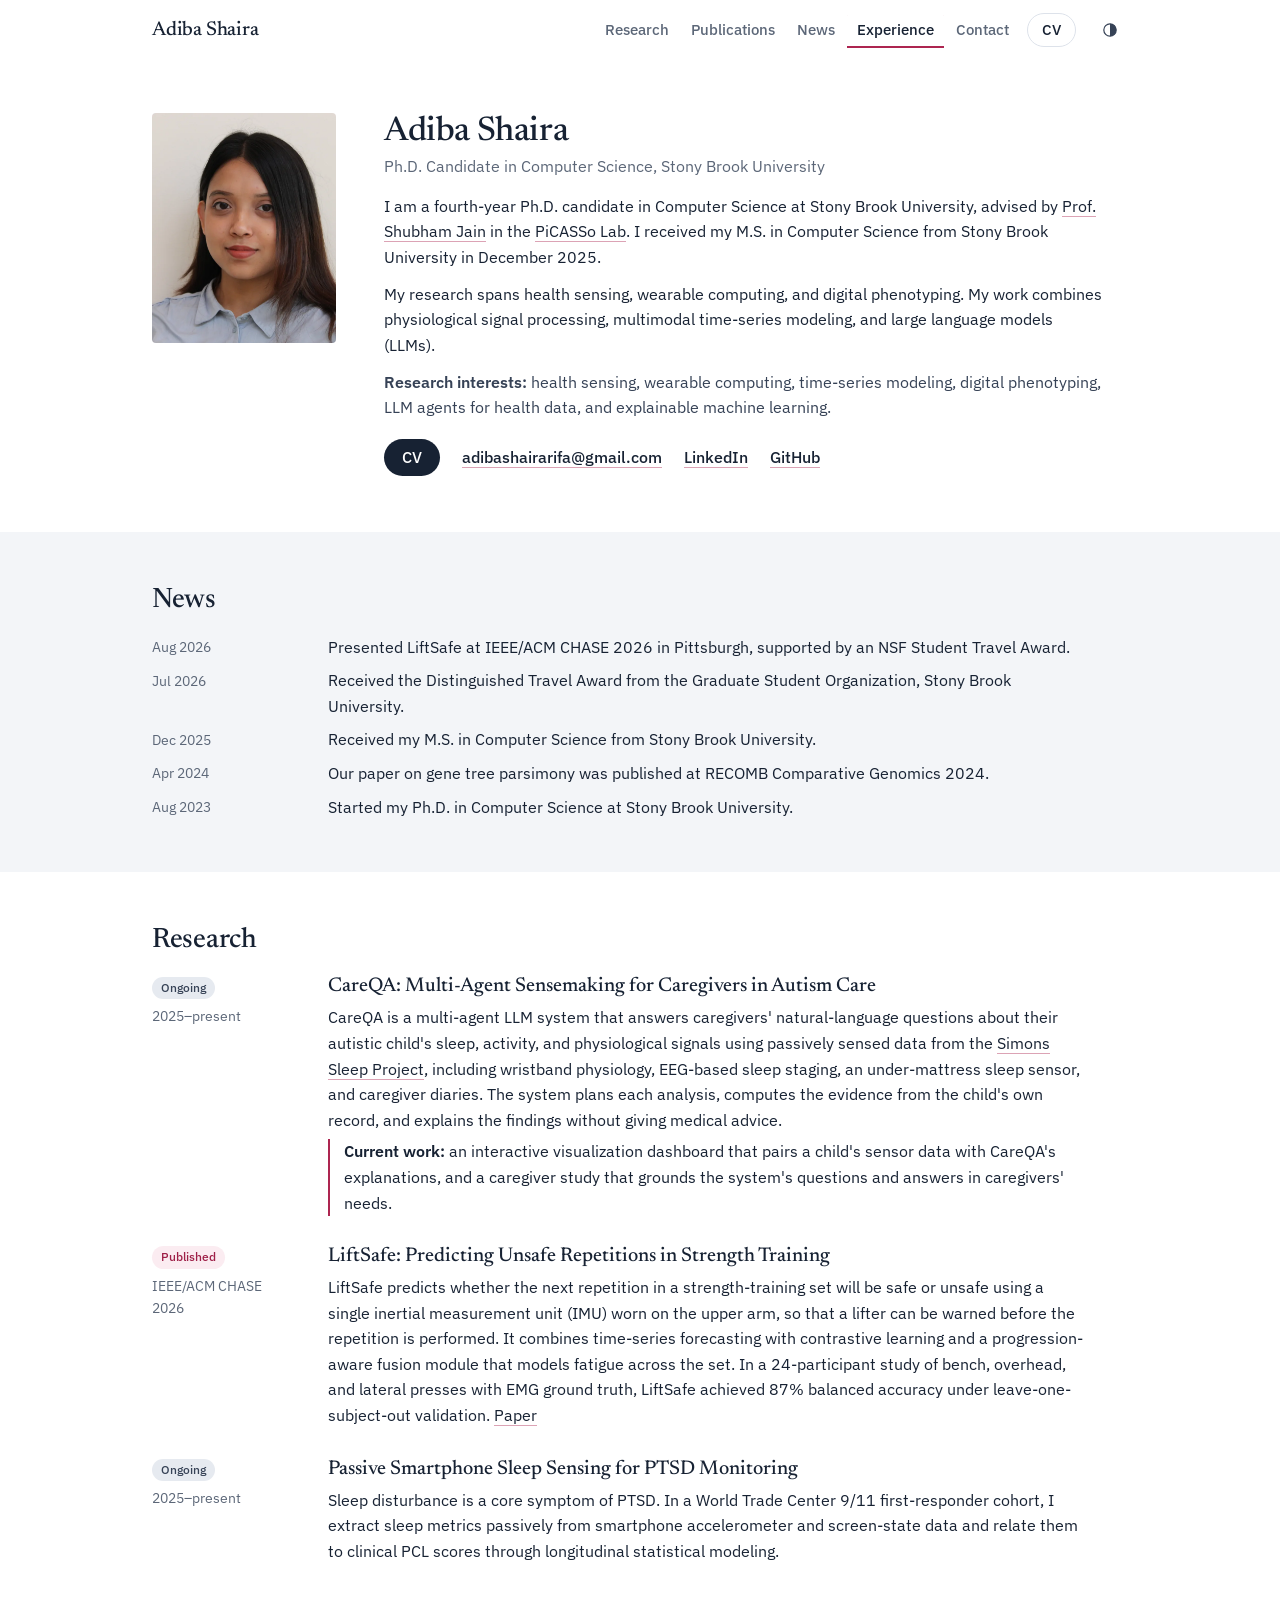
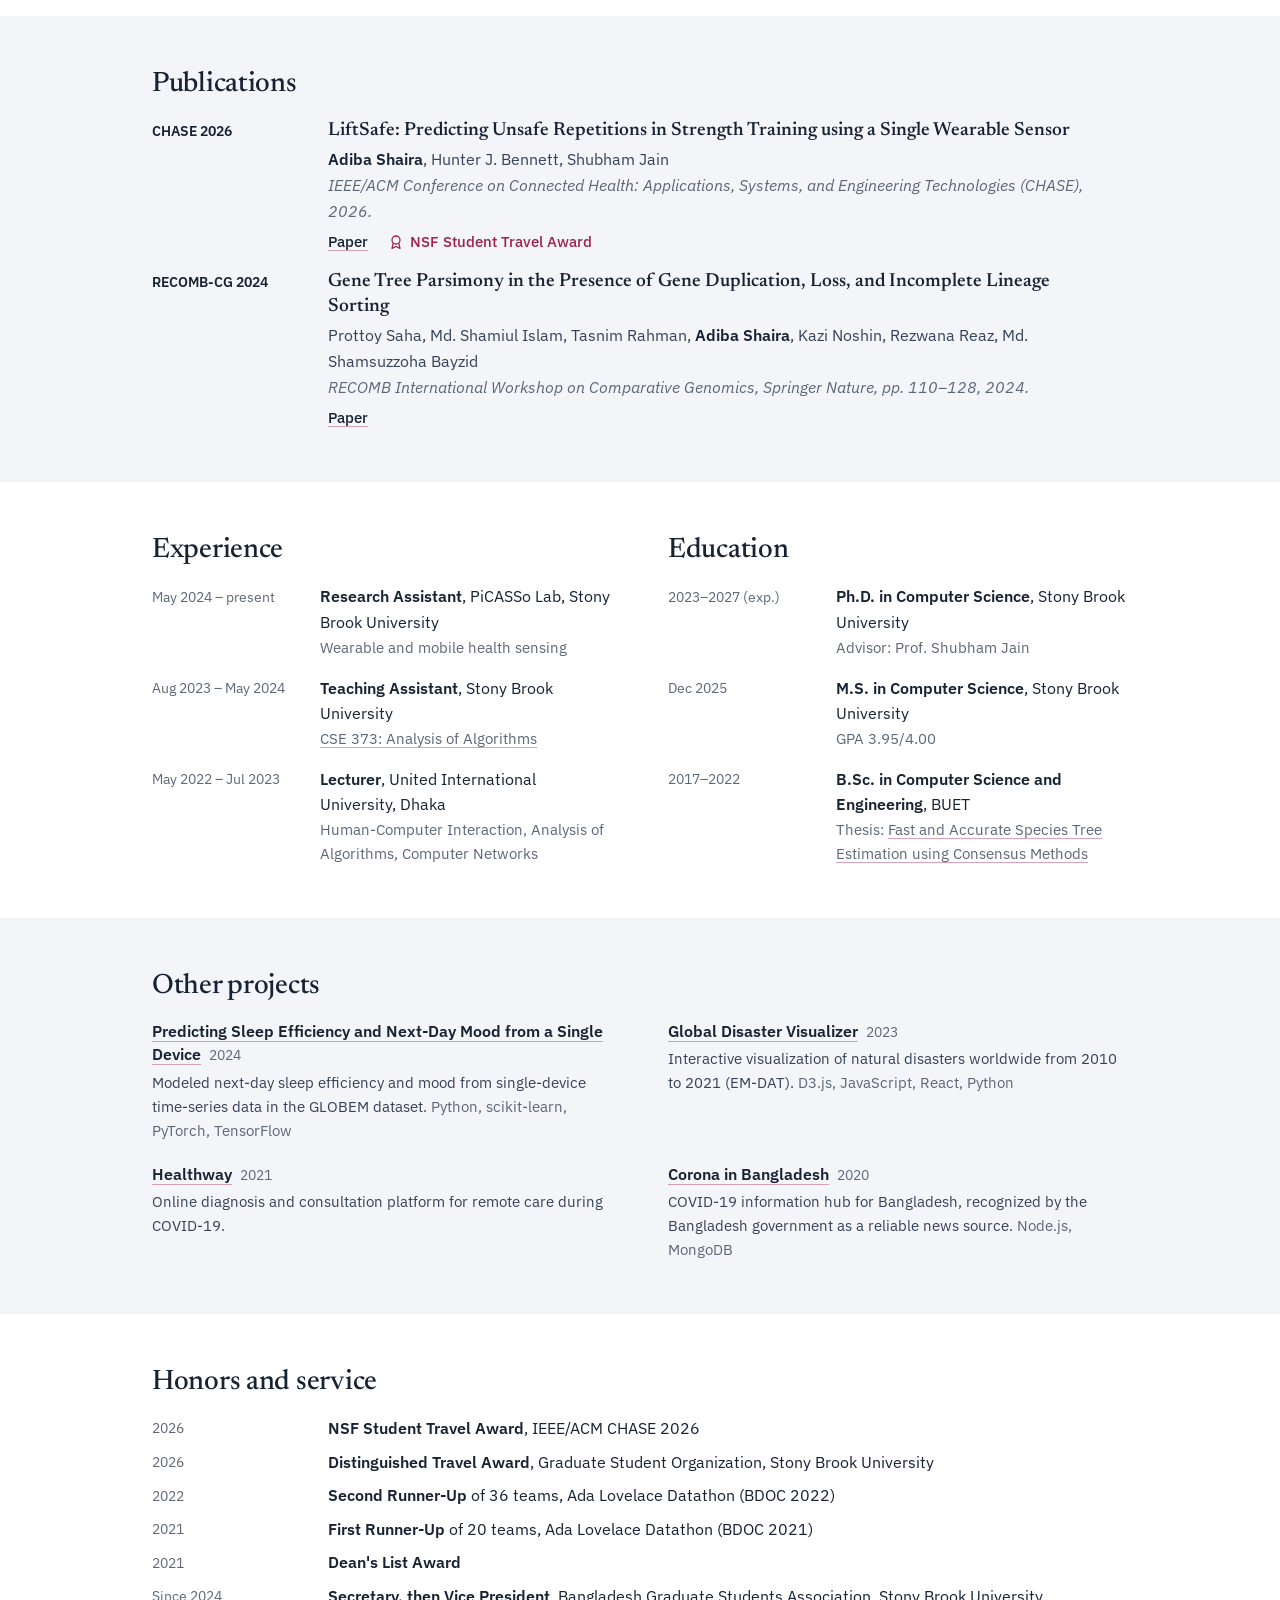
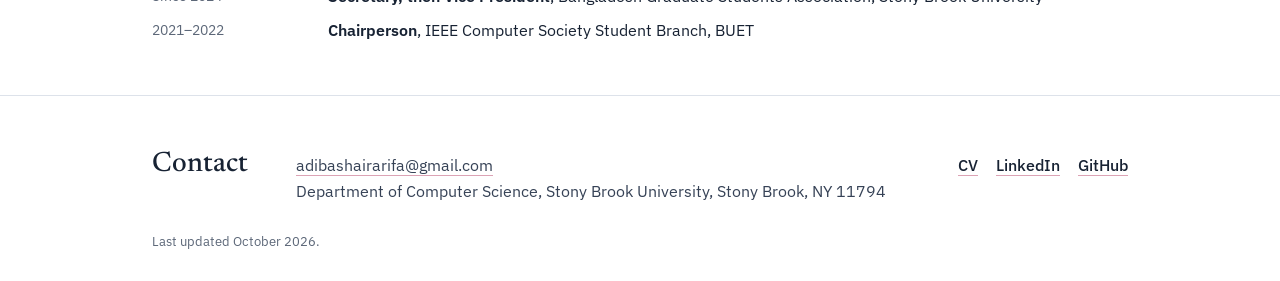
<file: index.html>
<!doctype html>
<html lang="en">
<head>
  <meta charset="utf-8">
  <meta name="viewport" content="width=device-width, initial-scale=1">
  <title>Adiba Shaira | Health Sensing, Stony Brook University</title>
  <meta name="description" content="Adiba Shaira is a Ph.D. candidate in Computer Science at Stony Brook University. She builds wearable and mobile health sensing systems, from predicting unsafe strength-training repetitions (LiftSafe) to LLM-based sensemaking for caregivers in autism care (CareQA).">
  <meta name="author" content="Adiba Shaira">
  <link rel="canonical" href="https://adibashaira.github.io/">
  <meta name="theme-color" content="#ffffff" media="(prefers-color-scheme: light)">
  <meta name="theme-color" content="#0f1520" media="(prefers-color-scheme: dark)">

  <meta property="og:type" content="profile">
  <meta property="og:title" content="Adiba Shaira">
  <meta property="og:description" content="Ph.D. candidate in Computer Science at Stony Brook University working on wearable health sensing, physiological time-series modeling, and LLM-based systems for digital health.">
  <meta property="og:url" content="https://adibashaira.github.io/">
  <meta property="og:image" content="https://adibashaira.github.io/assets/img/og-image.jpg">
  <meta property="og:image:width" content="1200">
  <meta property="og:image:height" content="630">
  <meta property="og:image:alt" content="Adiba Shaira, Ph.D. candidate in Computer Science at Stony Brook University">
  <meta name="twitter:card" content="summary_large_image">

  <link rel="icon" href="assets/img/favicon-32.png" sizes="32x32" type="image/png">
  <link rel="apple-touch-icon" href="assets/img/apple-touch-icon.png">

  <link rel="preload" href="assets/fonts/newsreader-var.woff2" as="font" type="font/woff2" crossorigin>
  <link rel="preload" href="assets/fonts/plex-sans-var.woff2" as="font" type="font/woff2" crossorigin>
  <link rel="stylesheet" href="assets/css/site.css">

  <script>
    (function () {
      var root = document.documentElement;
      root.classList.add('js');
      try {
        var saved = localStorage.getItem('theme');
        if (saved === 'light' || saved === 'dark') root.setAttribute('data-theme', saved);
      } catch (e) {}
    })();
  </script>

  <script type="application/ld+json">
  {
    "@context": "https://schema.org",
    "@type": "Person",
    "name": "Adiba Shaira",
    "url": "https://adibashaira.github.io/",
    "image": "https://adibashaira.github.io/assets/img/adiba-shaira.jpg",
    "jobTitle": "Ph.D. Candidate in Computer Science",
    "affiliation": { "@type": "CollegeOrUniversity", "name": "Stony Brook University" },
    "alumniOf": [
      { "@type": "CollegeOrUniversity", "name": "Stony Brook University" },
      { "@type": "CollegeOrUniversity", "name": "Bangladesh University of Engineering and Technology" }
    ],
    "knowsAbout": ["Health sensing", "Wearable computing", "Time-series machine learning", "Large language models", "Digital phenotyping"],
    "sameAs": ["https://www.linkedin.com/in/adiba-shaira", "https://github.com/AdibaShaira"]
  }
  </script>

  <!-- Google tag (gtag.js) -->
  <script async src="https://www.googletagmanager.com/gtag/js?id=G-D6CZ4WPCNH"></script>
  <script>
    window.dataLayer = window.dataLayer || [];
    function gtag(){dataLayer.push(arguments);}
    gtag('js', new Date());
    gtag('config', 'G-D6CZ4WPCNH');
  </script>
</head>
<body>
  <a class="skip-link" href="#main">Skip to content</a>

  <header class="topbar">
    <div class="container topbar__inner">
      <a class="topbar__name" href="#top">Adiba Shaira</a>
      <nav class="nav" id="site-nav" aria-label="Sections">
        <ul class="nav__list">
          <li><a class="nav__link" href="#research">Research</a></li>
          <li><a class="nav__link" href="#publications">Publications</a></li>
          <li><a class="nav__link" href="#news">News</a></li>
          <li><a class="nav__link" href="#experience">Experience</a></li>
          <li><a class="nav__link" href="#contact">Contact</a></li>
          <li><a class="nav__link nav__link--cv" href="CV.pdf">CV</a></li>
        </ul>
      </nav>
      <div class="topbar__tools">
        <button class="icon-button" type="button" data-theme-toggle aria-label="Switch to dark theme">
          <svg viewBox="0 0 24 24" width="18" height="18" aria-hidden="true" focusable="false">
            <circle cx="12" cy="12" r="8.25" fill="none" stroke="currentColor" stroke-width="1.6"/>
            <path d="M12 3.75a8.25 8.25 0 0 1 0 16.5z" fill="currentColor"/>
          </svg>
        </button>
        <button class="icon-button menu-toggle" type="button" data-menu-toggle aria-expanded="false" aria-controls="site-nav" aria-label="Open section menu">
          <svg viewBox="0 0 24 24" width="20" height="20" aria-hidden="true" focusable="false">
            <path d="M4 7h16M4 12h16M4 17h16" fill="none" stroke="currentColor" stroke-width="1.7" stroke-linecap="round"/>
          </svg>
        </button>
      </div>
    </div>
  </header>

  <main id="main">
    <section class="intro" id="top" aria-labelledby="name">
      <div class="container intro__grid">
        <figure class="intro__photo">
          <picture>
            <source srcset="assets/img/adiba-shaira.webp" type="image/webp">
            <img src="assets/img/adiba-shaira.jpg" width="720" height="900" alt="Portrait of Adiba Shaira" fetchpriority="high">
          </picture>
        </figure>
        <div class="intro__head">
          <h1 class="intro__name" id="name">Adiba Shaira</h1>
          <p class="intro__role">Ph.D. Candidate in Computer Science, Stony Brook University</p>
        </div>
        <div class="intro__bio">
          <p>I am a fourth-year Ph.D. candidate in Computer Science at Stony Brook University, advised by <a href="https://www3.cs.stonybrook.edu/~jain/">Prof. Shubham Jain</a> in the <a href="https://picasso.cs.stonybrook.edu/">PiCASSo Lab</a>. I received my M.S. in Computer Science from Stony Brook University in December 2025.</p>
          <p>My research spans health sensing, wearable computing, and digital phenotyping. My work combines physiological signal processing, multimodal time-series modeling, and large language models (LLMs).</p>
          <p class="intro__interests"><strong>Research interests:</strong> health sensing, wearable computing, time-series modeling, digital phenotyping, LLM agents for health data, and explainable machine learning.</p>
        </div>
        <ul class="intro__links">
          <li><a class="button" href="CV.pdf">CV</a></li>
          <li><a href="mailto:adibashairarifa@gmail.com">adibashairarifa@gmail.com</a></li>
          <li><a href="https://www.linkedin.com/in/adiba-shaira" rel="me">LinkedIn</a></li>
          <li><a href="https://github.com/AdibaShaira" rel="me">GitHub</a></li>
        </ul>
      </div>
    </section>

    <section class="section section--band" id="news" aria-labelledby="news-title">
      <div class="container">
        <h2 class="section-title" id="news-title">News</h2>
        <ul class="rows rows--tight rows--dates">
          <li class="row">
            <p class="row__meta"><time datetime="2026-08">Aug 2026</time></p>
            <p class="row__body">Presented LiftSafe at IEEE/ACM CHASE 2026 in Pittsburgh, supported by an NSF Student Travel Award.</p>
          </li>
          <li class="row">
            <p class="row__meta"><time datetime="2026-07">Jul 2026</time></p>
            <p class="row__body">Received the Distinguished Travel Award from the Graduate Student Organization, Stony Brook University.</p>
          </li>
          <li class="row">
            <p class="row__meta"><time datetime="2025-12">Dec 2025</time></p>
            <p class="row__body">Received my M.S. in Computer Science from Stony Brook University.</p>
          </li>
          <li class="row">
            <p class="row__meta"><time datetime="2024-04">Apr 2024</time></p>
            <p class="row__body">Our paper on gene tree parsimony was published at RECOMB Comparative Genomics 2024.</p>
          </li>
          <li class="row">
            <p class="row__meta"><time datetime="2023-08">Aug 2023</time></p>
            <p class="row__body">Started my Ph.D. in Computer Science at Stony Brook University.</p>
          </li>
        </ul>
      </div>
    </section>

    <section class="section" id="research" aria-labelledby="research-title">
      <div class="container">
        <h2 class="section-title" id="research-title">Research</h2>
        <div class="rows rows--loose">
          <article class="row project" aria-labelledby="careqa-title">
            <div class="row__meta">
              <p><span class="status status--ongoing">Ongoing</span></p>
              <p>2025&ndash;present</p>
            </div>
            <div class="row__body">
              <h3 class="project__title" id="careqa-title">CareQA: Multi-Agent Sensemaking for Caregivers in Autism Care</h3>
              <p>CareQA is a multi-agent LLM system that answers caregivers' natural-language questions about their autistic child's sleep, activity, and physiological signals using passively sensed data from the <a href="https://www.sfari.org/resource/simons-sleep-project/">Simons Sleep Project</a>, including wristband physiology, EEG-based sleep staging, an under-mattress sleep sensor, and caregiver diaries. The system plans each analysis, computes the evidence from the child's own record, and explains the findings without giving medical advice.</p>
              <p class="now"><strong>Current work:</strong> an interactive visualization dashboard that pairs a child's sensor data with CareQA's explanations, and a caregiver study that grounds the system's questions and answers in caregivers' needs.</p>
            </div>
          </article>

          <article class="row project" aria-labelledby="liftsafe-title">
            <div class="row__meta">
              <p><span class="status status--published">Published</span></p>
              <p>IEEE/ACM CHASE 2026</p>
            </div>
            <div class="row__body">
              <h3 class="project__title" id="liftsafe-title">LiftSafe: Predicting Unsafe Repetitions in Strength Training</h3>
              <p>LiftSafe predicts whether the next repetition in a strength-training set will be safe or unsafe using a single inertial measurement unit (IMU) worn on the upper arm, so that a lifter can be warned before the repetition is performed. It combines time-series forecasting with contrastive learning and a progression-aware fusion module that models fatigue across the set. In a 24-participant study of bench, overhead, and lateral presses with EMG ground truth, LiftSafe achieved 87% balanced accuracy under leave-one-subject-out validation. <a href="https://ieeexplore.ieee.org/document/11668013">Paper</a></p>
            </div>
          </article>

          <article class="row project" aria-labelledby="ptsd-title">
            <div class="row__meta">
              <p><span class="status status--ongoing">Ongoing</span></p>
              <p>2025&ndash;present</p>
            </div>
            <div class="row__body">
              <h3 class="project__title" id="ptsd-title">Passive Smartphone Sleep Sensing for PTSD Monitoring</h3>
              <p>Sleep disturbance is a core symptom of PTSD. In a World Trade Center 9/11 first-responder cohort, I extract sleep metrics passively from smartphone accelerometer and screen-state data and relate them to clinical PCL scores through longitudinal statistical modeling.</p>
            </div>
          </article>
        </div>
      </div>
    </section>

    <section class="section section--band" id="publications" aria-labelledby="publications-title">
      <div class="container">
        <h2 class="section-title" id="publications-title">Publications</h2>
        <ol class="rows pubs" reversed>
          <li class="row pub" id="pub-liftsafe">
            <p class="row__meta pub__venue-short">CHASE 2026</p>
            <div class="row__body">
              <h3 class="pub__title"><a href="https://ieeexplore.ieee.org/document/11668013">LiftSafe: Predicting Unsafe Repetitions in Strength Training using a Single Wearable Sensor</a></h3>
              <p class="pub__authors"><strong>Adiba Shaira</strong>, Hunter J. Bennett, Shubham Jain</p>
              <p class="pub__venue">IEEE/ACM Conference on Connected Health: Applications, Systems, and Engineering Technologies (CHASE), 2026.</p>
              <p class="pub__links"><a href="https://ieeexplore.ieee.org/document/11668013">Paper</a> <span class="award"><svg viewBox="0 0 20 20" width="16" height="16" aria-hidden="true" focusable="false"><circle cx="10" cy="7.5" r="5" fill="none" stroke="currentColor" stroke-width="1.6"/><path d="M6.6 11.2 5 18l5-2.4 5 2.4-1.6-6.8" fill="none" stroke="currentColor" stroke-width="1.6" stroke-linejoin="round"/></svg>NSF Student Travel Award</span></p>
            </div>
          </li>
          <li class="row pub" id="pub-recomb">
            <p class="row__meta pub__venue-short">RECOMB-CG 2024</p>
            <div class="row__body">
              <h3 class="pub__title"><a href="https://dl.acm.org/doi/10.1007/978-3-031-58072-7_6">Gene Tree Parsimony in the Presence of Gene Duplication, Loss, and Incomplete Lineage Sorting</a></h3>
              <p class="pub__authors">Prottoy Saha, Md. Shamiul Islam, Tasnim Rahman, <strong>Adiba Shaira</strong>, Kazi Noshin, Rezwana Reaz, Md. Shamsuzzoha Bayzid</p>
              <p class="pub__venue">RECOMB International Workshop on Comparative Genomics, Springer Nature, pp. 110&ndash;128, 2024.</p>
              <p class="pub__links"><a href="https://dl.acm.org/doi/10.1007/978-3-031-58072-7_6">Paper</a></p>
            </div>
          </li>
        </ol>
      </div>
    </section>

    <section class="section" id="experience" aria-labelledby="experience-title">
      <div class="container split">
        <div>
          <h2 class="section-title" id="experience-title">Experience</h2>
          <ul class="rows">
            <li class="row">
              <p class="row__meta">May 2024 &ndash; present</p>
              <div class="row__body">
                <p><strong>Research Assistant</strong>, PiCASSo Lab, Stony Brook University</p>
                <p class="entry__detail">Wearable and mobile health sensing</p>
              </div>
            </li>
            <li class="row">
              <p class="row__meta">Aug 2023 &ndash; May 2024</p>
              <div class="row__body">
                <p><strong>Teaching Assistant</strong>, Stony Brook University</p>
                <p class="entry__detail"><a href="https://www3.cs.stonybrook.edu/~skiena/373/">CSE 373: Analysis of Algorithms</a></p>
              </div>
            </li>
            <li class="row">
              <p class="row__meta">May 2022 &ndash; Jul 2023</p>
              <div class="row__body">
                <p><strong>Lecturer</strong>, United International University, Dhaka</p>
                <p class="entry__detail">Human-Computer Interaction, Analysis of Algorithms, Computer Networks</p>
              </div>
            </li>
          </ul>
        </div>
        <div>
          <h2 class="section-title" id="education">Education</h2>
          <ul class="rows">
            <li class="row">
              <p class="row__meta">2023&ndash;2027 (exp.)</p>
              <div class="row__body">
                <p><strong>Ph.D. in Computer Science</strong>, Stony Brook University</p>
                <p class="entry__detail">Advisor: Prof. Shubham Jain</p>
              </div>
            </li>
            <li class="row">
              <p class="row__meta">Dec 2025</p>
              <div class="row__body">
                <p><strong>M.S. in Computer Science</strong>, Stony Brook University</p>
                <p class="entry__detail">GPA 3.95/4.00</p>
              </div>
            </li>
            <li class="row">
              <p class="row__meta">2017&ndash;2022</p>
              <div class="row__body">
                <p><strong>B.Sc. in Computer Science and Engineering</strong>, BUET</p>
                <p class="entry__detail">Thesis: <a href="files/Thesis.pdf">Fast and Accurate Species Tree Estimation using Consensus Methods</a></p>
              </div>
            </li>
          </ul>
        </div>
      </div>
    </section>

    <section class="section section--band" id="projects" aria-labelledby="projects-title">
      <div class="container">
        <h2 class="section-title" id="projects-title">Other projects</h2>
        <ul class="mini-grid">
          <li class="mini">
            <h3 class="mini__title"><a href="https://github.com/jamaliasultana/sleep_anomaly">Predicting Sleep Efficiency and Next-Day Mood from a Single Device</a> <span class="mini__year">2024</span></h3>
            <p>Modeled next-day sleep efficiency and mood from single-device time-series data in the GLOBEM dataset. <span class="mini__tech">Python, scikit-learn, PyTorch, TensorFlow</span></p>
          </li>
          <li class="mini">
            <h3 class="mini__title"><a href="https://github.com/shahrarfatemi/global_disaster_visualizer">Global Disaster Visualizer</a> <span class="mini__year">2023</span></h3>
            <p>Interactive visualization of natural disasters worldwide from 2010 to 2021 (EM-DAT). <span class="mini__tech">D3.js, JavaScript, React, Python</span></p>
          </li>
          <li class="mini">
            <h3 class="mini__title"><a href="https://github.com/meherafrozsworna/online_diagostics_and_consultant_center">Healthway</a> <span class="mini__year">2021</span></h3>
            <p>Online diagnosis and consultation platform for remote care during COVID-19.</p>
          </li>
          <li class="mini">
            <h3 class="mini__title"><a href="https://coronainbangladesh.com/">Corona in Bangladesh</a> <span class="mini__year">2020</span></h3>
            <p>COVID-19 information hub for Bangladesh, recognized by the Bangladesh government as a reliable news source. <span class="mini__tech">Node.js, MongoDB</span></p>
          </li>
        </ul>
      </div>
    </section>

    <section class="section" id="honors" aria-labelledby="honors-title">
      <div class="container">
        <h2 class="section-title" id="honors-title">Honors and service</h2>
        <ul class="rows rows--tight rows--dates">
          <li class="row">
            <p class="row__meta">2026</p>
            <p class="row__body"><strong>NSF Student Travel Award</strong>, IEEE/ACM CHASE 2026</p>
          </li>
          <li class="row">
            <p class="row__meta">2026</p>
            <p class="row__body"><strong>Distinguished Travel Award</strong>, Graduate Student Organization, Stony Brook University</p>
          </li>
          <li class="row">
            <p class="row__meta">2022</p>
            <p class="row__body"><strong>Second Runner-Up</strong> of 36 teams, Ada Lovelace Datathon (BDOC 2022)</p>
          </li>
          <li class="row">
            <p class="row__meta">2021</p>
            <p class="row__body"><strong>First Runner-Up</strong> of 20 teams, Ada Lovelace Datathon (BDOC 2021)</p>
          </li>
          <li class="row">
            <p class="row__meta">2021</p>
            <p class="row__body"><strong>Dean's List Award</strong></p>
          </li>
          <li class="row">
            <p class="row__meta">Since 2024</p>
            <p class="row__body"><strong>Secretary, then Vice President</strong>, Bangladesh Graduate Students Association, Stony Brook University</p>
          </li>
          <li class="row">
            <p class="row__meta">2021&ndash;2022</p>
            <p class="row__body"><strong>Chairperson</strong>, IEEE Computer Society Student Branch, BUET</p>
          </li>
        </ul>
      </div>
    </section>
  </main>

  <footer class="footer" id="contact" aria-labelledby="contact-title">
    <div class="container footer__grid">
      <h2 class="footer__title" id="contact-title">Contact</h2>
      <p class="footer__text"><a href="mailto:adibashairarifa@gmail.com">adibashairarifa@gmail.com</a><br>Department of Computer Science, Stony Brook University, Stony Brook, NY 11794</p>
      <ul class="footer__links">
        <li><a href="CV.pdf">CV</a></li>
        <li><a href="https://www.linkedin.com/in/adiba-shaira" rel="me">LinkedIn</a></li>
        <li><a href="https://github.com/AdibaShaira" rel="me">GitHub</a></li>
      </ul>
      <p class="footer__meta">Last updated October 2026.</p>
    </div>
  </footer>

  <script src="assets/js/site.js" defer></script>
</body>
</html>
</file>
<file: assets/css/site.css>
/* Adiba Shaira — personal site
   Type: Newsreader (headings) + IBM Plex Sans (text), both SIL OFL, self-hosted.
   Layout: one compact column; lists use a two-column ledger (meta | body) that stacks on phones. */

@font-face {
  font-family: "Newsreader";
  src: url("../fonts/newsreader-var.woff2") format("woff2");
  font-weight: 400 650;
  font-style: normal;
  font-display: swap;
}
@font-face {
  font-family: "IBM Plex Sans";
  src: url("../fonts/plex-sans-var.woff2") format("woff2");
  font-weight: 100 700;
  font-style: normal;
  font-display: swap;
}
@font-face {
  font-family: "IBM Plex Sans";
  src: url("../fonts/plex-sans-var-italic.woff2") format("woff2");
  font-weight: 100 700;
  font-style: italic;
  font-display: swap;
}

/* ---------- Tokens ---------- */
:root {
  color-scheme: light;
  --paper: #ffffff;
  --paper-glass: rgba(255, 255, 255, 0.88);
  --band: #f3f5f8;
  --ink: #172233;
  --ink-2: #364256;
  --muted: #5c6778;
  --rule: #dde2ea;
  --accent: #ad2550;
  --accent-text: #9f2048;
  --accent-line: rgba(173, 37, 80, 0.42);
  --accent-wash: #fbecf1;
  --ongoing-bg: #e6eaf0;
  --ongoing-ink: #364256;
  --button-bg: #172233;
  --button-ink: #ffffff;

  --display: "Newsreader", "Iowan Old Style", "Palatino Linotype", Georgia, serif;
  --sans: "IBM Plex Sans", "Segoe UI", system-ui, -apple-system, Roboto, sans-serif;

  --container: 1040px;
  --gutter: clamp(16px, 4vw, 32px);
  --meta: 9rem;
  --topbar-h: 60px;
  --section-pad: clamp(32px, 4.5vw, 52px);
}

@media (prefers-color-scheme: dark) {
  :root:not([data-theme="light"]) {
    color-scheme: dark;
    --paper: #0f1520;
    --paper-glass: rgba(15, 21, 32, 0.86);
    --band: #151d2a;
    --ink: #e7ebf1;
    --ink-2: #c4ccd8;
    --muted: #98a4b4;
    --rule: #283447;
    --accent: #ef6f96;
    --accent-text: #f48aab;
    --accent-line: rgba(239, 111, 150, 0.5);
    --accent-wash: #2c1823;
    --ongoing-bg: #222d3d;
    --ongoing-ink: #c4ccd8;
    --button-bg: #e7ebf1;
    --button-ink: #0f1520;
  }
}
:root[data-theme="dark"] {
  color-scheme: dark;
  --paper: #0f1520;
  --paper-glass: rgba(15, 21, 32, 0.86);
  --band: #151d2a;
  --ink: #e7ebf1;
  --ink-2: #c4ccd8;
  --muted: #98a4b4;
  --rule: #283447;
  --accent: #ef6f96;
  --accent-text: #f48aab;
  --accent-line: rgba(239, 111, 150, 0.5);
  --accent-wash: #2c1823;
  --ongoing-bg: #222d3d;
  --ongoing-ink: #c4ccd8;
  --button-bg: #e7ebf1;
  --button-ink: #0f1520;
}

/* ---------- Base ---------- */
*, *::before, *::after { box-sizing: border-box; }

html {
  -webkit-text-size-adjust: 100%;
  text-size-adjust: 100%;
  scroll-behavior: smooth;
  scroll-padding-top: calc(var(--topbar-h) + 12px);
}

body {
  margin: 0;
  background: var(--paper);
  color: var(--ink);
  font-family: var(--sans);
  font-size: 1rem;
  line-height: 1.6;
  font-kerning: normal;
  -webkit-font-smoothing: antialiased;
  overflow-x: hidden;
}

img { display: block; max-width: 100%; height: auto; }
p { margin: 0; }
ul, ol, dl, dd { margin: 0; padding: 0; }
ul, ol { list-style: none; }
strong { font-weight: 600; }

a {
  color: inherit;
  text-decoration-line: underline;
  text-decoration-color: var(--accent-line);
  text-decoration-thickness: 1px;
  text-underline-offset: 0.22em;
  transition: color 0.15s ease, text-decoration-color 0.15s ease;
}
a:hover { color: var(--accent-text); text-decoration-color: currentColor; }

:focus-visible {
  outline: 2px solid var(--accent);
  outline-offset: 3px;
  border-radius: 3px;
}

.container {
  width: 100%;
  max-width: var(--container);
  margin: 0 auto;
  padding-left: var(--gutter);
  padding-right: var(--gutter);
}

.skip-link {
  position: absolute;
  left: 12px;
  top: -48px;
  z-index: 50;
  padding: 8px 14px;
  background: var(--button-bg);
  color: var(--button-ink);
  border-radius: 6px;
  text-decoration: none;
}
.skip-link:focus { top: 12px; }

/* ---------- Top bar ---------- */
.topbar {
  position: sticky;
  top: 0;
  z-index: 30;
  background: var(--paper-glass);
  -webkit-backdrop-filter: saturate(1.4) blur(12px);
  backdrop-filter: saturate(1.4) blur(12px);
  border-bottom: 1px solid transparent;
  transition: border-color 0.2s ease;
}
.topbar.is-scrolled { border-bottom-color: var(--rule); }

.topbar__inner {
  display: flex;
  align-items: center;
  gap: 16px;
  height: var(--topbar-h);
}

.topbar__name {
  font-family: var(--display);
  font-size: 1.25rem;
  font-weight: 500;
  letter-spacing: -0.01em;
  text-decoration: none;
  white-space: nowrap;
}
.topbar__name:hover { color: var(--ink); }

.nav { margin-left: auto; }
.nav__list { display: flex; align-items: center; gap: 2px; }
.nav__link {
  display: block;
  padding: 6px 10px;
  border-radius: 6px;
  color: var(--muted);
  font-size: 0.9375rem;
  font-weight: 500;
  text-decoration: none;
}
.nav__link:hover { color: var(--ink); background: var(--band); }
.nav__link[aria-current="location"] { color: var(--ink); box-shadow: inset 0 -2px 0 var(--accent); border-radius: 6px 6px 0 0; }
.nav__link--cv {
  margin-left: 6px;
  color: var(--ink);
  border: 1px solid var(--rule);
  border-radius: 999px;
  padding: 4px 14px;
}
.nav__link--cv:hover { border-color: var(--ink); background: transparent; }

.topbar__tools { display: flex; align-items: center; gap: 4px; }

.icon-button {
  display: inline-grid;
  place-items: center;
  width: 36px;
  height: 36px;
  padding: 0;
  border: 0;
  border-radius: 8px;
  background: transparent;
  color: var(--ink-2);
  cursor: pointer;
}
.icon-button:hover { background: var(--band); color: var(--ink); }

.menu-toggle { display: none; }

/* ---------- Intro ---------- */
.intro { padding: clamp(28px, 4.5vw, 52px) 0 clamp(32px, 5vw, 56px); }

.intro__grid {
  display: grid;
  grid-template-columns: 184px minmax(0, 1fr);
  grid-template-areas:
    "photo head"
    "photo bio"
    "photo links";
  grid-template-rows: auto auto 1fr;
  column-gap: clamp(28px, 4vw, 48px);
}

.intro__photo { grid-area: photo; margin: 0; }
.intro__photo img {
  width: 100%;
  aspect-ratio: 4 / 5;
  object-fit: cover;
  border-radius: 4px;
  background: var(--band);
}

.intro__head { grid-area: head; }
.intro__name {
  margin: 0;
  font-family: var(--display);
  font-size: clamp(1.75rem, 3vw, 2.125rem);
  font-weight: 500;
  line-height: 1.15;
  letter-spacing: -0.012em;
}
.intro__role { margin-top: 2px; color: var(--muted); font-size: 1rem; }

.intro__bio { grid-area: bio; max-width: 72ch; margin-top: 14px; }
.intro__bio p + p { margin-top: 0.7em; }
.intro__interests { color: var(--ink-2); }

.intro__links {
  grid-area: links;
  display: flex;
  flex-wrap: wrap;
  align-items: center;
  gap: 8px 22px;
  margin-top: 18px;
  font-weight: 500;
}

.button {
  display: inline-flex;
  align-items: center;
  padding: 6px 18px;
  border-radius: 999px;
  background: var(--button-bg);
  color: var(--button-ink);
  font-weight: 500;
  text-decoration: none;
}
.button:hover { color: var(--button-ink); background: var(--accent); }

/* ---------- Sections ---------- */
.section { padding: var(--section-pad) 0; }
.section--band { background: var(--band); }

.section-title {
  margin: 0 0 18px;
  font-family: var(--display);
  font-size: clamp(1.5rem, 2.4vw, 1.75rem);
  font-weight: 500;
  line-height: 1.15;
  letter-spacing: -0.01em;
}

/* Two blocks side by side on wide screens */
.split {
  display: grid;
  grid-template-columns: repeat(2, minmax(0, 1fr));
  column-gap: clamp(32px, 5vw, 56px);
  row-gap: 36px;
}
.split .row { --meta: 8.5rem; }
.split .rows--short-meta .row { --meta: 5.25rem; }

/* Ledger rows: meta | body */
.row {
  display: grid;
  grid-template-columns: var(--meta) minmax(0, 1fr);
  column-gap: clamp(16px, 3vw, 32px);
}
.rows > .row + .row { margin-top: 16px; }
.rows--tight > .row + .row { margin-top: 8px; }
.rows--loose > .row + .row { margin-top: 28px; }

.row__meta {
  padding-top: 0.1em;
  color: var(--muted);
  font-size: 0.875rem;
  line-height: 1.6;
  font-variant-numeric: tabular-nums;
}
.row__meta p + p { margin-top: 6px; }
.row__body { max-width: 76ch; }
.row__body > * + * { margin-top: 6px; }

.entry__detail { color: var(--muted); font-size: 0.9375rem; }
.row__body > .entry__detail { margin-top: 0; }

.status {
  display: inline-block;
  padding: 1px 9px;
  border-radius: 999px;
  font-size: 0.75rem;
  font-weight: 500;
  line-height: 1.7;
  white-space: nowrap;
}
.status--published { background: var(--accent-wash); color: var(--accent-text); }
.status--ongoing { background: var(--ongoing-bg); color: var(--ongoing-ink); }

/* Research */
.project__title {
  margin: 0;
  font-family: var(--display);
  font-size: 1.25rem;
  font-weight: 500;
  line-height: 1.25;
}
.now {
  padding-left: 14px;
  border-left: 2px solid var(--accent);
}

/* Publications */
.pub__venue-short { color: var(--ink); font-weight: 600; }
.pub__title {
  margin: 0;
  font-family: var(--display);
  font-size: 1.1875rem;
  font-weight: 560;
  line-height: 1.3;
}
.pub__title a { text-decoration-color: transparent; }
.pub__title a:hover { text-decoration-color: currentColor; }
.row__body > .pub__authors { margin-top: 4px; color: var(--ink-2); }
.pub__authors strong { color: var(--ink); }
.row__body > .pub__venue { margin-top: 0; color: var(--muted); font-style: italic; }
.pub__links {
  display: flex;
  flex-wrap: wrap;
  align-items: center;
  gap: 4px 20px;
  font-size: 0.9375rem;
  font-weight: 500;
}
.award {
  display: inline-flex;
  align-items: center;
  gap: 6px;
  color: var(--accent-text);
}

/* Other projects */
.mini-grid {
  display: grid;
  grid-template-columns: repeat(2, minmax(0, 1fr));
  gap: 20px clamp(32px, 5vw, 56px);
}
.mini__title {
  margin: 0 0 4px;
  font-size: 1rem;
  font-weight: 600;
  line-height: 1.45;
}
.mini__year { margin-left: 4px; color: var(--muted); font-weight: 400; font-size: 0.875rem; }
.mini p { color: var(--ink-2); font-size: 0.9375rem; }
.mini__tech { color: var(--muted); }
.mini__tech::before { content: " "; }

/* Skills */
.skills dt { font-weight: 500; color: var(--ink-2); }

/* ---------- Footer ---------- */
.footer {
  padding: var(--section-pad) 0 28px;
  border-top: 1px solid var(--rule);
}
.footer__grid {
  display: grid;
  grid-template-columns: auto minmax(0, 1fr) auto;
  align-items: baseline;
  gap: 12px clamp(24px, 4vw, 48px);
}
.footer__title {
  margin: 0;
  font-family: var(--display);
  font-size: clamp(1.5rem, 2.4vw, 1.75rem);
  font-weight: 500;
  line-height: 1.15;
}
.footer__text { color: var(--ink-2); }
.footer__links { display: flex; gap: 18px; font-weight: 500; }
.footer__meta {
  grid-column: 1 / -1;
  margin-top: 16px;
  color: var(--muted);
  font-size: 0.8125rem;
}

/* ---------- Responsive ---------- */
@media (max-width: 860px) {
  .split { grid-template-columns: minmax(0, 1fr); }
  .footer__grid { grid-template-columns: minmax(0, 1fr); }
}

@media (max-width: 760px) {
  .menu-toggle { display: inline-grid; }
  .nav {
    position: absolute;
    top: var(--topbar-h);
    left: 0;
    right: 0;
    display: none;
    background: var(--paper);
    border-bottom: 1px solid var(--rule);
    box-shadow: 0 12px 24px -16px rgba(23, 34, 51, 0.35);
  }
  .nav.is-open { display: block; }
  .nav__list {
    flex-direction: column;
    align-items: stretch;
    gap: 0;
    padding: 8px var(--gutter) 16px;
  }
  .nav__link { padding: 11px 4px; font-size: 1rem; border-radius: 0; }
  .nav__link:hover { background: transparent; }
  .nav__link[aria-current="location"] { box-shadow: inset 3px 0 0 var(--accent); padding-left: 14px; border-radius: 0; }
  .nav__link--cv { margin: 8px 0 0; padding: 9px 16px; text-align: center; border-radius: 999px; }
  .topbar__tools { margin-left: auto; }
}

@media (max-width: 640px) {
  .intro__grid {
    grid-template-columns: 96px minmax(0, 1fr);
    grid-template-areas:
      "photo head"
      "bio bio"
      "links links";
    grid-template-rows: auto;
    column-gap: 18px;
    align-items: center;
  }
  .intro__bio { margin-top: 18px; }

  .row, .split .row { grid-template-columns: minmax(0, 1fr); row-gap: 2px; }
  .rows--dates > .row,
  .split .rows--dates > .row { grid-template-columns: 4.75rem minmax(0, 1fr); column-gap: 12px; }
  .project .row__meta { display: flex; flex-wrap: wrap; align-items: center; gap: 4px 12px; }
  .project .row__meta p + p { margin-top: 0; }
  .mini-grid { grid-template-columns: minmax(0, 1fr); gap: 16px; }
}

@media (prefers-reduced-motion: reduce) {
  html { scroll-behavior: auto; }
  a, .topbar { transition: none; }
}

@media print {
  .topbar, .skip-link { display: none; }
  .section--band { background: none; }
  a { text-decoration: none; }
}
</file>
